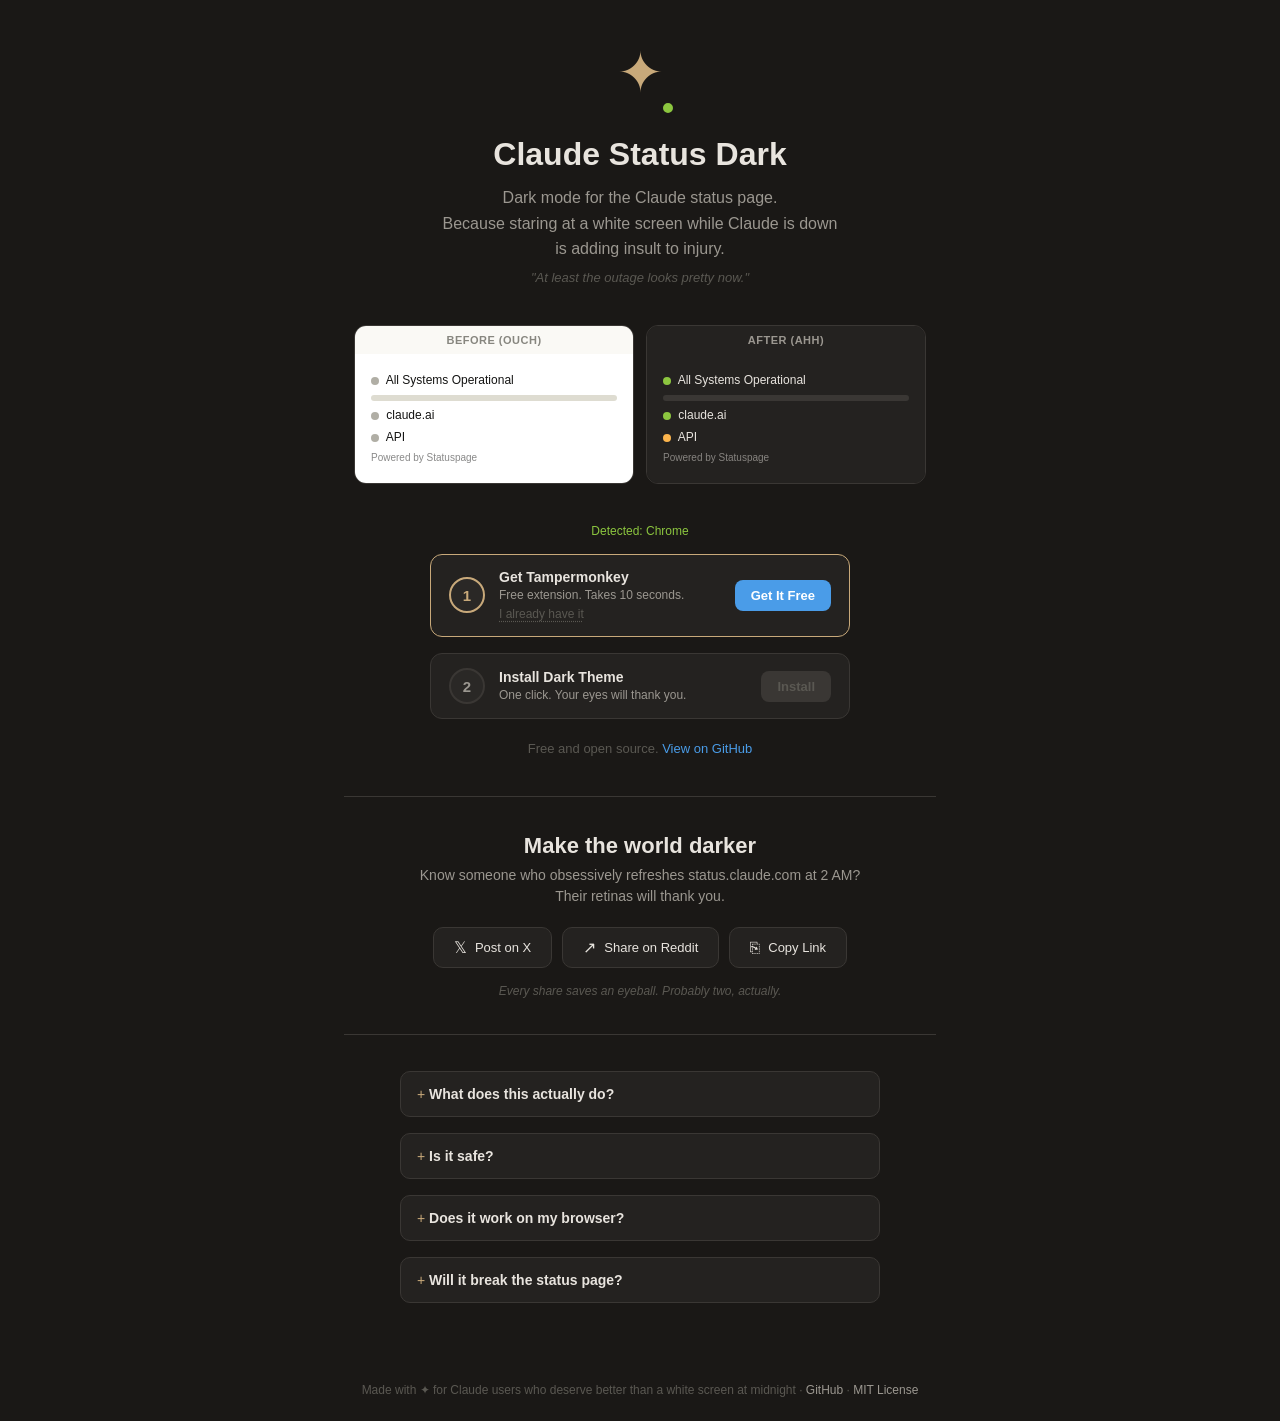
<file: docs/index.html>
<!DOCTYPE html>
<html lang="en">
<head>
  <meta charset="UTF-8">
  <meta name="viewport" content="width=device-width, initial-scale=1.0">
  <title>Claude Status Dark — Dark Mode for status.claude.com</title>

  <!-- SEO -->
  <meta name="description" content="Dark mode for the Claude status page. Warm colors, easy on the eyes, free and open source. Install in two clicks.">
  <meta name="keywords" content="Claude, dark mode, status page, Anthropic, browser extension, userscript, dark theme">
  <meta name="author" content="talkstream">
  <link rel="canonical" href="https://talkstream.github.io/claude-status-dark/">
  <link rel="icon" type="image/svg+xml" href="favicon.svg">
  <link rel="icon" type="image/png" href="favicon.png">

  <!-- Open Graph / Facebook -->
  <meta property="og:type" content="website">
  <meta property="og:url" content="https://talkstream.github.io/claude-status-dark/">
  <meta property="og:title" content="Claude Status Dark — Your Eyes Deserve This">
  <meta property="og:description" content="Dark mode for status.claude.com. Because checking if Claude is down shouldn't also burn your retinas. Free, open source, two-click install.">
  <meta property="og:image" content="https://talkstream.github.io/claude-status-dark/og-image.png">
  <meta property="og:image:width" content="1200">
  <meta property="og:image:height" content="630">

  <!-- Twitter / X -->
  <meta name="twitter:card" content="summary_large_image">
  <meta name="twitter:title" content="Claude Status Dark — Your Eyes Deserve This">
  <meta name="twitter:description" content="Dark mode for status.claude.com. Because checking if Claude is down shouldn't also burn your retinas.">
  <meta name="twitter:image" content="https://talkstream.github.io/claude-status-dark/og-image.png">

  <style>
    * { margin: 0; padding: 0; box-sizing: border-box; }

    body {
      font-family: -apple-system, BlinkMacSystemFont, 'Segoe UI', Roboto, sans-serif;
      background-color: #1a1816;
      color: #e8e4de;
      min-height: 100vh;
      display: flex;
      flex-direction: column;
      align-items: center;
      overflow-x: hidden;
    }

    .container {
      max-width: 640px;
      width: 100%;
      padding: 40px 24px;
      text-align: center;
    }

    a { color: #4a9ce8; text-decoration: none; }
    a:hover { color: #c8a97a; }

    /* ====== SPARKLE MASCOT ====== */
    .mascot {
      position: relative;
      width: 80px;
      height: 80px;
      margin: 0 auto 16px;
    }

    .mascot-body {
      font-size: 56px;
      color: #c8a97a;
      animation: float 3s ease-in-out infinite;
      display: inline-block;
    }

    .mascot-status {
      position: absolute;
      bottom: 4px;
      right: 4px;
      width: 16px;
      height: 16px;
      background: #8cc63f;
      border-radius: 50%;
      border: 3px solid #1a1816;
      animation: pulse-dot 2s ease-in-out infinite;
    }

    @keyframes float {
      0%, 100% { transform: translateY(0); }
      50% { transform: translateY(-6px); }
    }

    @keyframes pulse-dot {
      0%, 100% { box-shadow: 0 0 0 0 rgba(140, 198, 63, 0.4); }
      50% { box-shadow: 0 0 0 6px rgba(140, 198, 63, 0); }
    }

    @keyframes fade-in-up {
      from { opacity: 0; transform: translateY(20px); }
      to { opacity: 1; transform: translateY(0); }
    }

    .fade-in {
      animation: fade-in-up 0.6s ease-out both;
    }

    .delay-1 { animation-delay: 0.1s; }
    .delay-2 { animation-delay: 0.2s; }
    .delay-3 { animation-delay: 0.35s; }
    .delay-4 { animation-delay: 0.5s; }
    .delay-5 { animation-delay: 0.65s; }

    /* ====== HEADER ====== */
    h1 {
      font-size: 32px;
      font-weight: 700;
      margin-bottom: 12px;
      color: #e8e4de;
    }

    .subtitle {
      font-size: 16px;
      color: #9b9790;
      margin-bottom: 8px;
      line-height: 1.6;
    }

    .tagline {
      font-size: 13px;
      color: #5a5852;
      margin-bottom: 40px;
      font-style: italic;
    }

    /* ====== BEFORE / AFTER ====== */
    .preview {
      display: flex;
      gap: 12px;
      margin-bottom: 40px;
      justify-content: center;
    }

    .preview-card {
      flex: 1;
      max-width: 280px;
      border-radius: 12px;
      overflow: hidden;
      border: 1px solid #3a3734;
      transition: transform 0.3s, box-shadow 0.3s;
    }

    .preview-card:hover {
      transform: translateY(-3px);
      box-shadow: 0 8px 24px rgba(0,0,0,0.3);
    }

    .preview-card .label {
      padding: 8px;
      font-size: 11px;
      font-weight: 600;
      text-transform: uppercase;
      letter-spacing: 0.5px;
    }

    .preview-card.before .label { background: #faf9f5; color: #87867f; }
    .preview-card.after .label { background: #242220; color: #9b9790; }

    .preview-card .mock {
      padding: 16px;
      font-size: 12px;
      text-align: left;
      line-height: 1.8;
    }

    .preview-card.before .mock { background: #ffffff; color: #141413; }
    .preview-card.after .mock { background: #242220; color: #e8e4de; }

    .dot {
      display: inline-block;
      width: 8px;
      height: 8px;
      border-radius: 50%;
      margin-right: 4px;
      vertical-align: middle;
    }

    .dot.green { background: #8cc63f; }
    .dot.yellow { background: #fbb44c; }
    .dot.gray-light { background: #b0aea5; }

    .mock-bar { height: 6px; border-radius: 3px; margin: 4px 0; }
    .preview-card.before .mock-bar { background: #dedcd1; }
    .preview-card.after .mock-bar { background: #3a3734; }
    .mock-text-dim { opacity: 0.5; font-size: 10px; }

    /* ====== INSTALL WIZARD ====== */
    .install-section { margin-bottom: 32px; }

    .detected {
      font-size: 12px;
      color: #8cc63f;
      margin-bottom: 16px;
    }

    .install-steps-wizard {
      display: flex;
      flex-direction: column;
      gap: 16px;
      max-width: 420px;
      margin: 0 auto 20px;
    }

    .wizard-step {
      display: flex;
      align-items: center;
      gap: 14px;
      text-align: left;
      padding: 14px 18px;
      background: #242220;
      border: 1px solid #3a3734;
      border-radius: 12px;
      transition: border-color 0.2s, opacity 0.3s;
    }

    .wizard-step.active { border-color: #c8a97a; }
    .wizard-step.done { border-color: #8cc63f; opacity: 0.7; }

    .wizard-step .step-icon {
      flex-shrink: 0;
      width: 36px;
      height: 36px;
      border-radius: 50%;
      display: flex;
      align-items: center;
      justify-content: center;
      font-weight: 700;
      font-size: 15px;
      background: #2a2826;
      border: 2px solid #3a3734;
      color: #9b9790;
      transition: all 0.2s;
    }

    .wizard-step.active .step-icon { border-color: #c8a97a; color: #c8a97a; }

    .wizard-step.done .step-icon {
      border-color: #8cc63f;
      background: #8cc63f;
      color: #1a1816;
    }

    .wizard-step .step-content { flex: 1; min-width: 0; }

    .wizard-step .step-title {
      font-size: 14px;
      font-weight: 600;
      color: #e8e4de;
      margin-bottom: 2px;
    }

    .wizard-step .step-desc {
      font-size: 12px;
      color: #9b9790;
      line-height: 1.4;
    }

    .wizard-step .step-btn {
      flex-shrink: 0;
      padding: 8px 16px;
      font-size: 13px;
      font-weight: 600;
      border: none;
      border-radius: 8px;
      cursor: pointer;
      text-decoration: none;
      transition: transform 0.15s, box-shadow 0.15s;
      display: inline-block;
    }

    .wizard-step .step-btn:hover { transform: translateY(-1px); }

    .step-btn.btn-manager { background: #4a9ce8; color: #fff; }
    .step-btn.btn-install { background: linear-gradient(135deg, #c8a97a, #e0c99a); color: #1a1816; }
    .step-btn.btn-install:hover { box-shadow: 0 4px 16px rgba(200, 169, 122, 0.3); }

    .step-btn.btn-disabled {
      background: #3a3734;
      color: #5a5852;
      cursor: not-allowed;
      pointer-events: none;
    }

    .skip-link {
      font-size: 12px;
      color: #5a5852;
      cursor: pointer;
      border: none;
      background: none;
      text-decoration: underline;
      text-decoration-style: dotted;
      text-underline-offset: 3px;
      margin-top: 4px;
      display: inline-block;
    }

    .skip-link:hover { color: #9b9790; }

    .install-hint {
      font-size: 13px;
      color: #5a5852;
      line-height: 1.6;
    }

    /* ====== SUCCESS STATE ====== */
    .success-banner {
      display: none;
      max-width: 420px;
      margin: 0 auto 24px;
      padding: 20px 24px;
      background: linear-gradient(135deg, rgba(140, 198, 63, 0.1), rgba(200, 169, 122, 0.08));
      border: 1px solid rgba(140, 198, 63, 0.3);
      border-radius: 14px;
      text-align: center;
      animation: fade-in-up 0.5s ease-out;
    }

    .success-banner.visible { display: block; }

    .success-emoji {
      font-size: 40px;
      margin-bottom: 8px;
      animation: celebrate 0.6s ease-out;
    }

    @keyframes celebrate {
      0% { transform: scale(0) rotate(-20deg); }
      50% { transform: scale(1.3) rotate(5deg); }
      100% { transform: scale(1) rotate(0); }
    }

    .success-title {
      font-size: 18px;
      font-weight: 700;
      color: #8cc63f;
      margin-bottom: 6px;
    }

    .success-message {
      font-size: 13px;
      color: #9b9790;
      line-height: 1.5;
    }

    .success-message a {
      color: #4a9ce8;
      text-decoration: none;
    }

    /* "I've installed it" button */
    .done-link {
      margin: 12px auto 0;
      max-width: 420px;
      text-align: center;
    }

    .done-btn {
      background: none;
      border: 1px dashed #3a3734;
      color: #9b9790;
      padding: 10px 24px;
      border-radius: 10px;
      font-size: 13px;
      cursor: pointer;
      transition: all 0.2s;
    }

    .done-btn:hover {
      border-color: #c8a97a;
      color: #c8a97a;
      border-style: solid;
    }

    /* Hide wizard when installed */
    .install-section.installed .install-steps-wizard,
    .install-section.installed .fallback,
    .install-section.installed .done-link,
    .install-section.installed #detected-browser { display: none; }

    /* ====== FALLBACK ====== */
    .fallback {
      display: none;
      max-width: 420px;
      margin: 16px auto 0;
      text-align: left;
      background: #242220;
      border: 1px solid #3a3734;
      border-radius: 12px;
      padding: 16px 20px;
      animation: fade-in-up 0.4s ease-out;
    }

    .fallback.visible { display: block; }

    .fallback h3 {
      font-size: 14px;
      color: #fbb44c;
      margin-bottom: 10px;
    }

    .fallback ol {
      margin: 0;
      padding-left: 20px;
      color: #e8e4de;
      font-size: 13px;
      line-height: 1.8;
    }

    .fallback ol code {
      color: #c8a97a;
      background: #1a1816;
      padding: 1px 6px;
      border-radius: 4px;
      font-size: 12px;
    }

    .fallback .url-box {
      display: block;
      margin: 6px 0;
      padding: 8px 12px;
      background: #1a1816;
      border: 1px solid #3a3734;
      border-radius: 6px;
      font-size: 11px;
      color: #c8a97a;
      word-break: break-all;
      font-family: monospace;
      cursor: pointer;
      transition: border-color 0.2s;
    }

    .fallback .url-box:hover { border-color: #c8a97a; }

    .fallback .fallback-note {
      margin-top: 10px;
      font-size: 11px;
      color: #5a5852;
    }

    /* ====== DIVIDER ====== */
    .divider {
      border: none;
      border-top: 1px solid #3a3734;
      margin: 36px 0;
    }

    /* ====== SHARE ====== */
    .share-section { margin-bottom: 32px; }

    .share-section h2 {
      font-size: 22px;
      margin-bottom: 6px;
      color: #e8e4de;
    }

    .share-tagline {
      font-size: 14px;
      color: #9b9790;
      margin-bottom: 20px;
      line-height: 1.5;
    }

    .share-buttons {
      display: flex;
      gap: 10px;
      justify-content: center;
      flex-wrap: wrap;
    }

    .share-btn {
      display: inline-flex;
      align-items: center;
      gap: 8px;
      padding: 10px 20px;
      font-size: 13px;
      font-weight: 500;
      border: 1px solid #3a3734;
      border-radius: 10px;
      background: #242220;
      color: #e8e4de;
      text-decoration: none;
      cursor: pointer;
      transition: border-color 0.15s, transform 0.15s, background 0.15s;
    }

    .share-btn:hover {
      border-color: #c8a97a;
      background: #2a2826;
      transform: translateY(-1px);
      color: #e8e4de;
    }

    .share-btn .share-icon { font-size: 16px; }
    .share-btn.x-btn:hover { border-color: #e8e4de; }
    .share-btn.reddit-btn:hover { border-color: #ff4500; }
    .share-btn.copy-btn:hover { border-color: #8cc63f; }
    .share-btn.copy-btn.copied { border-color: #8cc63f; color: #8cc63f; }

    .share-quip {
      margin-top: 16px;
      font-size: 12px;
      color: #5a5852;
      font-style: italic;
    }

    /* ====== FAQ ====== */
    details {
      text-align: left;
      max-width: 480px;
      margin: 0 auto 16px;
      background: #242220;
      border: 1px solid #3a3734;
      border-radius: 10px;
      padding: 0 16px;
    }

    details + details { margin-top: 8px; }

    summary {
      cursor: pointer;
      font-size: 14px;
      font-weight: 600;
      color: #e8e4de;
      padding: 14px 0;
      list-style: none;
    }

    summary::-webkit-details-marker { display: none; }

    summary::before {
      content: '+ ';
      color: #c8a97a;
      font-weight: 400;
    }

    details[open] summary::before { content: '- '; }

    details .answer {
      padding: 0 0 14px;
      color: #9b9790;
      font-size: 13px;
      line-height: 1.7;
    }

    details .answer strong { color: #e8e4de; }
    details .answer code { color: #c8a97a; }

    /* ====== FOOTER ====== */
    footer {
      margin-top: auto;
      padding: 24px;
      text-align: center;
      font-size: 12px;
      color: #5a5852;
    }

    footer a { color: #9b9790; text-decoration: none; }
    footer a:hover { color: #c8a97a; }

    /* ====== ACCESSIBILITY ====== */
    @media (prefers-reduced-motion: reduce) {
      *, *::before, *::after {
        animation-duration: 0.01ms !important;
        animation-iteration-count: 1 !important;
        transition-duration: 0.01ms !important;
      }
    }

    details summary:focus-visible {
      outline: 2px solid #c8a97a;
      outline-offset: 2px;
      border-radius: 8px;
    }

    input:focus, textarea:focus, select:focus {
      border-color: #c8a97a !important;
      outline: none;
      box-shadow: 0 0 0 2px rgba(200, 169, 122, 0.2);
    }

    /* ====== RESPONSIVE ====== */
    @media (max-width: 520px) {
      .preview { flex-direction: column; align-items: center; }
      .preview-card { max-width: 100%; }
      h1 { font-size: 26px; }
      .wizard-step { flex-wrap: wrap; }
      .wizard-step .step-btn { width: 100%; text-align: center; }
      .share-buttons { flex-direction: column; align-items: center; }
      .share-btn { width: 100%; justify-content: center; }
    }
  </style>
</head>
<body>
  <div class="container">

    <!-- Mascot -->
    <div class="mascot fade-in">
      <span class="mascot-body">✦</span>
      <span class="mascot-status"></span>
    </div>

    <h1 class="fade-in delay-1">Claude Status Dark</h1>

    <p class="subtitle fade-in delay-2">
      Dark mode for the Claude status page.<br>
      Because staring at a white screen while Claude is down<br>
      is adding insult to injury.
    </p>

    <p class="tagline fade-in delay-2">"At least the outage looks pretty now."</p>

    <!-- Before / After -->
    <div class="preview fade-in delay-3">
      <div class="preview-card before">
        <div class="label">Before (ouch)</div>
        <div class="mock">
          <div><span class="dot gray-light"></span> All Systems Operational</div>
          <div class="mock-bar" style="width:100%"></div>
          <div><span class="dot gray-light"></span> claude.ai</div>
          <div><span class="dot gray-light"></span> API</div>
          <div class="mock-text-dim">Powered by Statuspage</div>
        </div>
      </div>
      <div class="preview-card after">
        <div class="label">After (ahh)</div>
        <div class="mock">
          <div><span class="dot green"></span> All Systems Operational</div>
          <div class="mock-bar" style="width:100%"></div>
          <div><span class="dot green"></span> claude.ai</div>
          <div><span class="dot yellow"></span> API</div>
          <div class="mock-text-dim">Powered by Statuspage</div>
        </div>
      </div>
    </div>

    <!-- Install wizard -->
    <div class="install-section fade-in delay-4">
      <div id="success-banner" class="success-banner">
        <div class="success-emoji">✦</div>
        <div class="success-title">Dark mode is active!</div>
        <div class="success-message">
          Your retinas are now safe. Go ahead,
          <a href="https://status.claude.com">check if Claude is down</a>
          — in style.
        </div>
      </div>

      <div id="detected-browser" class="detected"></div>

      <div class="install-steps-wizard">
        <!-- Step 1: Get userscript manager -->
        <div id="step-1" class="wizard-step active">
          <div class="step-icon">1</div>
          <div class="step-content">
            <div class="step-title">Get <span id="manager-name">Tampermonkey</span></div>
            <div class="step-desc">Free <span id="manager-type">extension</span>. Takes 10 seconds.</div>
            <button id="skip-step1" class="skip-link">I already have it</button>
          </div>
          <a id="manager-btn" class="step-btn btn-manager" href="https://www.tampermonkey.net/" target="_blank" rel="noopener">
            Get It Free
          </a>
        </div>

        <!-- Step 2: Install the dark theme -->
        <div id="step-2" class="wizard-step">
          <div class="step-icon">2</div>
          <div class="step-content">
            <div class="step-title">Install Dark Theme</div>
            <div class="step-desc">One click. Your eyes will thank you.</div>
          </div>
          <a id="install-btn" class="step-btn btn-disabled" href="#">
            Install
          </a>
        </div>
      </div>

      <!-- "I've installed it" confirmation -->
      <div id="done-link" class="done-link" style="display:none;">
        <button id="done-btn" class="done-btn">I've installed it — show me the magic ✦</button>
      </div>

      <!-- Safari fallback: shown after clicking Install -->
      <div id="fallback-safari" class="fallback">
        <h3>Seeing plain text? No worries!</h3>
        <ol>
          <li>Click the <strong>Userscripts icon</strong> in Safari toolbar</li>
          <li>Click <code>Open Extension Page</code></li>
          <li>Click <code>+</code> in the top-left corner</li>
          <li>Select <code>New Remote</code></li>
          <li>
            Paste this URL and save:
            <span id="url-box-safari" class="url-box" title="Click to copy"></span>
          </li>
        </ol>
        <div class="fallback-note">
          Done! Visit <a href="https://status.claude.com">status.claude.com</a> — it should be dark now.
        </div>
      </div>

      <!-- Chrome/Firefox/Edge fallback -->
      <div id="fallback-other" class="fallback">
        <h3>Seeing plain text? Here's the fix:</h3>
        <ol>
          <li>Make sure <strong id="fallback-manager">Tampermonkey</strong> is installed and enabled</li>
          <li>Click the <strong>Tampermonkey icon</strong> in your toolbar</li>
          <li>Select <code>Create a new script</code></li>
          <li>Delete the template code, paste <a id="fallback-script-link" href="#">the script from here</a>, save</li>
        </ol>
        <div class="fallback-note">
          Done! Visit <a href="https://status.claude.com">status.claude.com</a> — enjoy the darkness.
        </div>
      </div>

      <p class="install-hint">
        Free and open source.
        <a href="https://github.com/talkstream/claude-status-dark">View on GitHub</a>
      </p>
    </div>

    <hr class="divider">

    <!-- Share -->
    <div class="share-section fade-in delay-5">
      <h2>Make the world darker</h2>
      <p class="share-tagline">
        Know someone who obsessively refreshes status.claude.com at 2 AM?<br>
        Their retinas will thank you.
      </p>

      <div class="share-buttons">
        <a id="share-x" class="share-btn x-btn" href="#" target="_blank" rel="noopener">
          <span class="share-icon">𝕏</span> Post on X
        </a>
        <a id="share-reddit" class="share-btn reddit-btn" href="#" target="_blank" rel="noopener">
          <span class="share-icon">&#8599;</span> Share on Reddit
        </a>
        <button id="share-copy" class="share-btn copy-btn">
          <span class="share-icon">&#9112;</span> <span id="copy-label">Copy Link</span>
        </button>
      </div>

      <p class="share-quip">Every share saves an eyeball. Probably two, actually.</p>
    </div>

    <hr class="divider">

    <!-- FAQ -->
    <details class="fade-in delay-5">
      <summary>What does this actually do?</summary>
      <div class="answer">
        Replaces the bright white theme on <code>status.claude.com</code> with a
        <strong>warm dark palette</strong>. Same info, much easier on the eyes &mdash;
        especially at 2 AM when you're wondering why Claude went quiet mid-conversation.
      </div>
    </details>

    <details>
      <summary>Is it safe?</summary>
      <div class="answer">
        100% open source. It's a CSS theme with a small script that handles dynamic
        elements. No tracking, no data collection, no network requests.
        <a href="https://github.com/talkstream/claude-status-dark">Read every line yourself.</a>
      </div>
    </details>

    <details>
      <summary>Does it work on my browser?</summary>
      <div class="answer">
        <strong>Safari</strong> (via Userscripts app), <strong>Chrome, Edge, Brave</strong>
        (via Tampermonkey), and <strong>Firefox</strong> (via Tampermonkey).
        Basically everything except Internet Explorer, but if you're using IE,
        dark mode is the least of your problems.
      </div>
    </details>

    <details>
      <summary>Will it break the status page?</summary>
      <div class="answer">
        Nope. It only changes colors. All status information, links, and functionality
        remain exactly the same. If anything breaks, just disable the script.
      </div>
    </details>
  </div>

  <footer>
    Made with ✦ for Claude users who deserve better than a white screen at midnight ·
    <a href="https://github.com/talkstream/claude-status-dark">GitHub</a> ·
    <a href="https://github.com/talkstream/claude-status-dark/blob/main/LICENSE">MIT License</a>
  </footer>

  <script>
    (function() {
      // Detect if userscript is installed (it sets data-attribute on <html>)
      function checkInstalled() {
        return document.documentElement.getAttribute('data-claude-status-dark') === 'installed';
      }

      // Check immediately and again after a short delay (script may load async)
      function showSuccessState() {
        var section = document.querySelector('.install-section');
        var banner = document.getElementById('success-banner');
        section.classList.add('installed');
        banner.classList.add('visible');
      }

      if (checkInstalled()) {
        document.addEventListener('DOMContentLoaded', showSuccessState);
      } else {
        // Watch for the userscript setting data-claude-status-dark attribute
        var htmlObserver = new MutationObserver(function(mutations) {
          for (var i = 0; i < mutations.length; i++) {
            if (mutations[i].attributeName === 'data-claude-status-dark' && checkInstalled()) {
              showSuccessState();
              htmlObserver.disconnect();
              return;
            }
          }
        });
        htmlObserver.observe(document.documentElement, { attributes: true });

        // Fallback timeout for edge cases
        setTimeout(function() {
          if (checkInstalled()) {
            showSuccessState();
            htmlObserver.disconnect();
          }
        }, 2000);
      }

      // GitHub Pages URL — correct MIME type (application/javascript)
      var USERSCRIPT_URL = 'https://talkstream.github.io/claude-status-dark/claude-status-dark.user.js';
      var PAGE_URL = 'https://talkstream.github.io/claude-status-dark/';
      var SHARE_TEXT = 'Dark mode for status.claude.com \u2014 because checking if Claude is down shouldn\u2019t also burn your retinas. Free, two-click install:';

      // Elements
      var step1 = document.getElementById('step-1');
      var step2 = document.getElementById('step-2');
      var managerBtn = document.getElementById('manager-btn');
      var installBtn = document.getElementById('install-btn');
      var skipBtn = document.getElementById('skip-step1');
      var managerNameEl = document.getElementById('manager-name');
      var managerTypeEl = document.getElementById('manager-type');
      var detected = document.getElementById('detected-browser');

      var fallbackSafari = document.getElementById('fallback-safari');
      var fallbackOther = document.getElementById('fallback-other');
      var urlBoxSafari = document.getElementById('url-box-safari');
      var fallbackManager = document.getElementById('fallback-manager');
      var fallbackScriptLink = document.getElementById('fallback-script-link');

      // Set the URL in fallback boxes
      urlBoxSafari.textContent = USERSCRIPT_URL;
      fallbackScriptLink.href = USERSCRIPT_URL;

      // Click-to-copy on Safari URL box
      urlBoxSafari.addEventListener('click', function() {
        navigator.clipboard.writeText(USERSCRIPT_URL).then(function() {
          var original = urlBoxSafari.textContent;
          urlBoxSafari.textContent = 'Copied!';
          urlBoxSafari.style.color = '#8cc63f';
          setTimeout(function() {
            urlBoxSafari.textContent = original;
            urlBoxSafari.style.color = '';
          }, 1500);
        });
      });

      // Detect browser
      var ua = navigator.userAgent;
      var browserName = 'your browser';
      var managerName = 'Tampermonkey';
      var managerUrl = 'https://www.tampermonkey.net/';
      var managerType = 'extension';
      var isSafari = false;

      if (ua.indexOf('Safari') !== -1 && ua.indexOf('Chrome') === -1) {
        browserName = 'Safari';
        managerName = 'Userscripts';
        managerUrl = 'https://apps.apple.com/app/userscripts/id1463298887';
        managerType = 'app (free on App Store)';
        isSafari = true;
      } else if (ua.indexOf('Firefox') !== -1) {
        browserName = 'Firefox';
        managerUrl = 'https://addons.mozilla.org/en-US/firefox/addon/tampermonkey/';
      } else if (ua.indexOf('Edg') !== -1) {
        browserName = 'Edge';
        managerUrl = 'https://microsoftedge.microsoft.com/addons/detail/tampermonkey/iikmkjmpaadaobahmlepeloendndfphd';
      } else if (ua.indexOf('Chrome') !== -1) {
        browserName = 'Chrome';
        managerUrl = 'https://chromewebstore.google.com/detail/tampermonkey/dhdgffkkebhmkfjojejmpbldmpobfkfo';
      }

      detected.textContent = 'Detected: ' + browserName;
      managerNameEl.textContent = managerName;
      managerTypeEl.textContent = managerType;
      managerBtn.href = managerUrl;
      fallbackManager.textContent = managerName;

      // Step 1 -> Step 2 transition
      function activateStep2() {
        step1.classList.remove('active');
        step1.classList.add('done');
        step1.querySelector('.step-icon').textContent = '\u2713';
        skipBtn.style.display = 'none';

        step2.classList.add('active');
        installBtn.href = USERSCRIPT_URL;
        installBtn.classList.remove('btn-disabled');
        installBtn.classList.add('btn-install');
      }

      managerBtn.addEventListener('click', function() {
        setTimeout(activateStep2, 1500);
      });

      skipBtn.addEventListener('click', function(e) {
        e.preventDefault();
        activateStep2();
      });

      var doneLink = document.getElementById('done-link');
      var doneBtn = document.getElementById('done-btn');

      // Show browser-specific fallback + "I've installed it" button after clicking Install
      installBtn.addEventListener('click', function() {
        setTimeout(function() {
          doneLink.style.display = 'block';
          if (isSafari) {
            fallbackSafari.classList.add('visible');
          } else {
            fallbackOther.classList.add('visible');
          }
        }, 3000);
      });

      // "I've installed it" → show success
      doneBtn.addEventListener('click', function() {
        showSuccessState();
      });

      // Share buttons
      var shareX = document.getElementById('share-x');
      var shareReddit = document.getElementById('share-reddit');
      var shareCopy = document.getElementById('share-copy');
      var copyLabel = document.getElementById('copy-label');

      shareX.href = 'https://x.com/intent/tweet?text=' + encodeURIComponent(SHARE_TEXT) + '&url=' + encodeURIComponent(PAGE_URL);
      shareReddit.href = 'https://www.reddit.com/submit?url=' + encodeURIComponent(PAGE_URL) + '&title=' + encodeURIComponent('Claude Status Dark \u2014 dark mode for status.claude.com');

      shareCopy.addEventListener('click', function() {
        navigator.clipboard.writeText(PAGE_URL).then(function() {
          copyLabel.textContent = 'Copied!';
          shareCopy.classList.add('copied');
          setTimeout(function() {
            copyLabel.textContent = 'Copy Link';
            shareCopy.classList.remove('copied');
          }, 2000);
        });
      });
    })();
  </script>
</body>
</html>
</file>
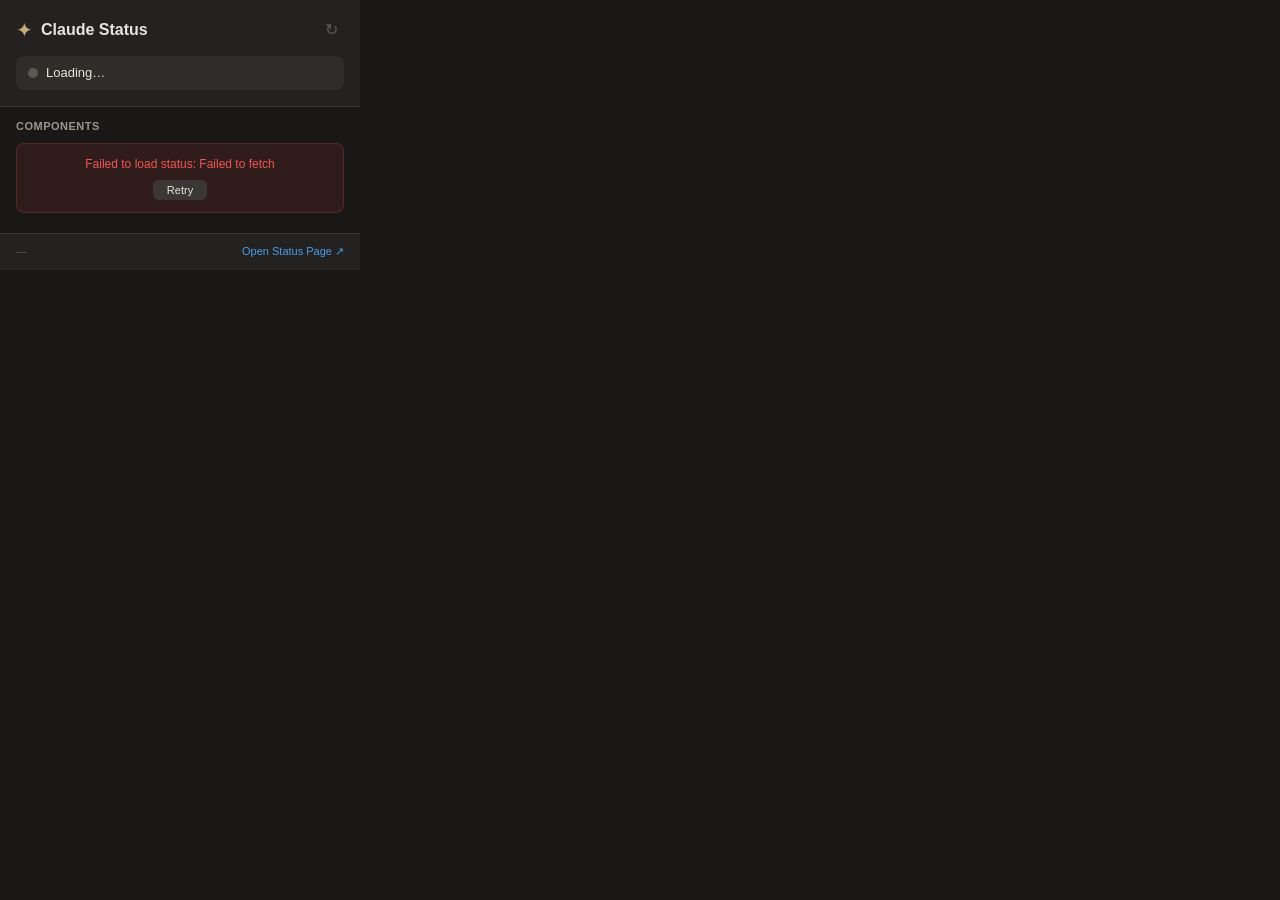
<file: extension/popup/popup.html>
<!DOCTYPE html>
<html lang="en">
<head>
  <meta charset="UTF-8">
  <meta name="viewport" content="width=360">
  <link rel="stylesheet" href="popup.css">
  <title>Claude Status</title>
</head>
<body>
  <div class="popup-container">
    <header class="popup-header">
      <div class="header-title">
        <span class="logo-icon">✦</span>
        <h1>Claude Status</h1>
        <button id="refresh-btn" class="refresh-btn" aria-label="Refresh" title="Refresh">↻</button>
      </div>
      <div id="overall-status" class="overall-status loading">
        <span class="status-dot"></span>
        <span class="status-text">Loading…</span>
      </div>
    </header>

    <section id="components-section" class="components-section">
      <h2>Components</h2>
      <div id="components-list" class="components-list">
        <div class="loading-placeholder">Fetching status…</div>
      </div>
    </section>

    <section id="incidents-section" class="incidents-section" hidden>
      <h2>Active Incidents</h2>
      <div id="incidents-list" class="incidents-list"></div>
    </section>

    <footer class="popup-footer">
      <span id="last-updated">—</span>
      <a href="https://status.claude.com" id="open-page">Open Status Page ↗</a>
    </footer>
  </div>
  <script src="popup.js"></script>
</body>
</html>
</file>
<file: extension/popup/popup.css>
/* Popup: 360×480 warm dark theme */
* {
  margin: 0;
  padding: 0;
  box-sizing: border-box;
}

body {
  width: 360px;
  min-height: 200px;
  max-height: 480px;
  overflow-y: auto;
  background-color: #1a1816;
  color: #e8e4de;
  font-family: -apple-system, BlinkMacSystemFont, 'Segoe UI', Roboto, sans-serif;
  font-size: 13px;
  line-height: 1.4;
}

.popup-container {
  display: flex;
  flex-direction: column;
  min-height: 200px;
}

/* --- Header --- */
.popup-header {
  padding: 16px;
  background-color: #242220;
  border-bottom: 1px solid #3a3734;
}

.header-title {
  display: flex;
  align-items: center;
  gap: 8px;
  margin-bottom: 12px;
}

.logo-icon {
  font-size: 20px;
  color: #c8a97a;
}

.header-title h1 {
  font-size: 16px;
  font-weight: 600;
  color: #e8e4de;
}

/* Overall status badge */
.overall-status {
  display: flex;
  align-items: center;
  gap: 8px;
  padding: 8px 12px;
  border-radius: 8px;
  background-color: rgba(140, 198, 63, 0.12);
  font-weight: 500;
}

.overall-status .status-dot {
  width: 10px;
  height: 10px;
  border-radius: 50%;
  background-color: #8cc63f;
  flex-shrink: 0;
}

.overall-status.loading {
  background-color: rgba(90, 88, 82, 0.2);
}
.overall-status.loading .status-dot {
  background-color: #5a5852;
}

.overall-status.status-operational {
  background-color: rgba(140, 198, 63, 0.12);
}
.overall-status.status-operational .status-dot {
  background-color: #8cc63f;
}

.overall-status.status-minor {
  background-color: rgba(251, 180, 76, 0.12);
}
.overall-status.status-minor .status-dot {
  background-color: #fbb44c;
}

.overall-status.status-major {
  background-color: rgba(240, 120, 80, 0.12);
}
.overall-status.status-major .status-dot {
  background-color: #f07850;
}

.overall-status.status-critical {
  background-color: rgba(239, 85, 85, 0.12);
}
.overall-status.status-critical .status-dot {
  background-color: #ef5555;
}

.overall-status.status-maintenance {
  background-color: rgba(74, 156, 232, 0.12);
}
.overall-status.status-maintenance .status-dot {
  background-color: #4a9ce8;
}

/* --- Sections --- */
.components-section,
.incidents-section {
  padding: 12px 16px;
}

.components-section h2,
.incidents-section h2 {
  font-size: 11px;
  font-weight: 600;
  text-transform: uppercase;
  letter-spacing: 0.5px;
  color: #9b9790;
  margin-bottom: 8px;
}

/* --- Component list --- */
.component-row {
  display: flex;
  justify-content: space-between;
  align-items: center;
  padding: 8px 0;
  border-bottom: 1px solid #2e2c2a;
}

.component-row:last-child {
  border-bottom: none;
}

.component-name {
  color: #e8e4de;
  font-size: 13px;
}

.component-badge {
  font-size: 11px;
  font-weight: 500;
  padding: 2px 8px;
  border-radius: 10px;
}

.component-badge.operational {
  color: #8cc63f;
  background-color: rgba(140, 198, 63, 0.12);
}

.component-badge.degraded_performance {
  color: #fbb44c;
  background-color: rgba(251, 180, 76, 0.12);
}

.component-badge.partial_outage {
  color: #f07850;
  background-color: rgba(240, 120, 80, 0.12);
}

.component-badge.major_outage {
  color: #ef5555;
  background-color: rgba(239, 85, 85, 0.12);
}

.component-badge.under_maintenance {
  color: #4a9ce8;
  background-color: rgba(74, 156, 232, 0.12);
}

/* --- Incidents --- */
.incident-item {
  padding: 10px 0;
  border-bottom: 1px solid #2e2c2a;
}

.incident-item:last-child {
  border-bottom: none;
}

.incident-name {
  font-size: 13px;
  font-weight: 500;
  color: #e8e4de;
  margin-bottom: 4px;
}

.incident-status {
  font-size: 11px;
  color: #fbb44c;
  margin-bottom: 4px;
}

.incident-impact-minor { color: #fbb44c; }
.incident-impact-major { color: #f07850; }
.incident-impact-critical { color: #ef5555; }

.incident-time {
  font-size: 11px;
  color: #9b9790;
}

/* --- Loading --- */
.loading-placeholder {
  color: #5a5852;
  font-style: italic;
  padding: 16px 0;
  text-align: center;
  animation: pulse 1.5s ease-in-out infinite;
}

.error-message {
  color: #ef5555;
  padding: 12px 14px;
  text-align: center;
  font-size: 12px;
  background-color: rgba(239, 85, 85, 0.1);
  border: 1px solid rgba(239, 85, 85, 0.2);
  border-radius: 8px;
  margin: 8px 0;
}

/* --- Animations --- */
@keyframes pulse {
  0%, 100% { opacity: 1; }
  50% { opacity: 0.4; }
}

@keyframes slide-in {
  from { opacity: 0; transform: translateY(8px); }
  to { opacity: 1; transform: translateY(0); }
}

.incidents-section:not([hidden]) {
  animation: slide-in 0.3s ease-out;
}

/* --- Refresh button --- */
.refresh-btn {
  background: none;
  border: none;
  color: #5a5852;
  font-size: 16px;
  cursor: pointer;
  padding: 2px 6px;
  border-radius: 4px;
  transition: color 0.15s, background-color 0.15s;
  line-height: 1;
  margin-left: auto;
}

.refresh-btn:hover {
  color: #c8a97a;
  background-color: rgba(200, 169, 122, 0.1);
}

.refresh-btn.spinning {
  animation: spin 0.8s linear infinite;
}

@keyframes spin {
  from { transform: rotate(0deg); }
  to { transform: rotate(360deg); }
}

/* --- Retry button --- */
.retry-btn {
  display: inline-block;
  margin-top: 8px;
  padding: 4px 14px;
  font-size: 11px;
  font-weight: 500;
  color: #e8e4de;
  background-color: #3a3734;
  border: none;
  border-radius: 6px;
  cursor: pointer;
  transition: background-color 0.15s;
}

.retry-btn:hover {
  background-color: #4a4844;
}

/* --- Footer --- */
.popup-footer {
  display: flex;
  justify-content: space-between;
  align-items: center;
  padding: 10px 16px;
  border-top: 1px solid #3a3734;
  background-color: #242220;
  margin-top: auto;
  font-size: 11px;
}

.popup-footer #last-updated {
  color: #5a5852;
}

.popup-footer a {
  color: #4a9ce8;
  text-decoration: none;
}

.popup-footer a:hover {
  color: #c8a97a;
}

/* Scrollbar */
::-webkit-scrollbar {
  width: 6px;
}

::-webkit-scrollbar-track {
  background: #1a1816;
}

::-webkit-scrollbar-thumb {
  background: #3a3734;
  border-radius: 3px;
}
</file>
